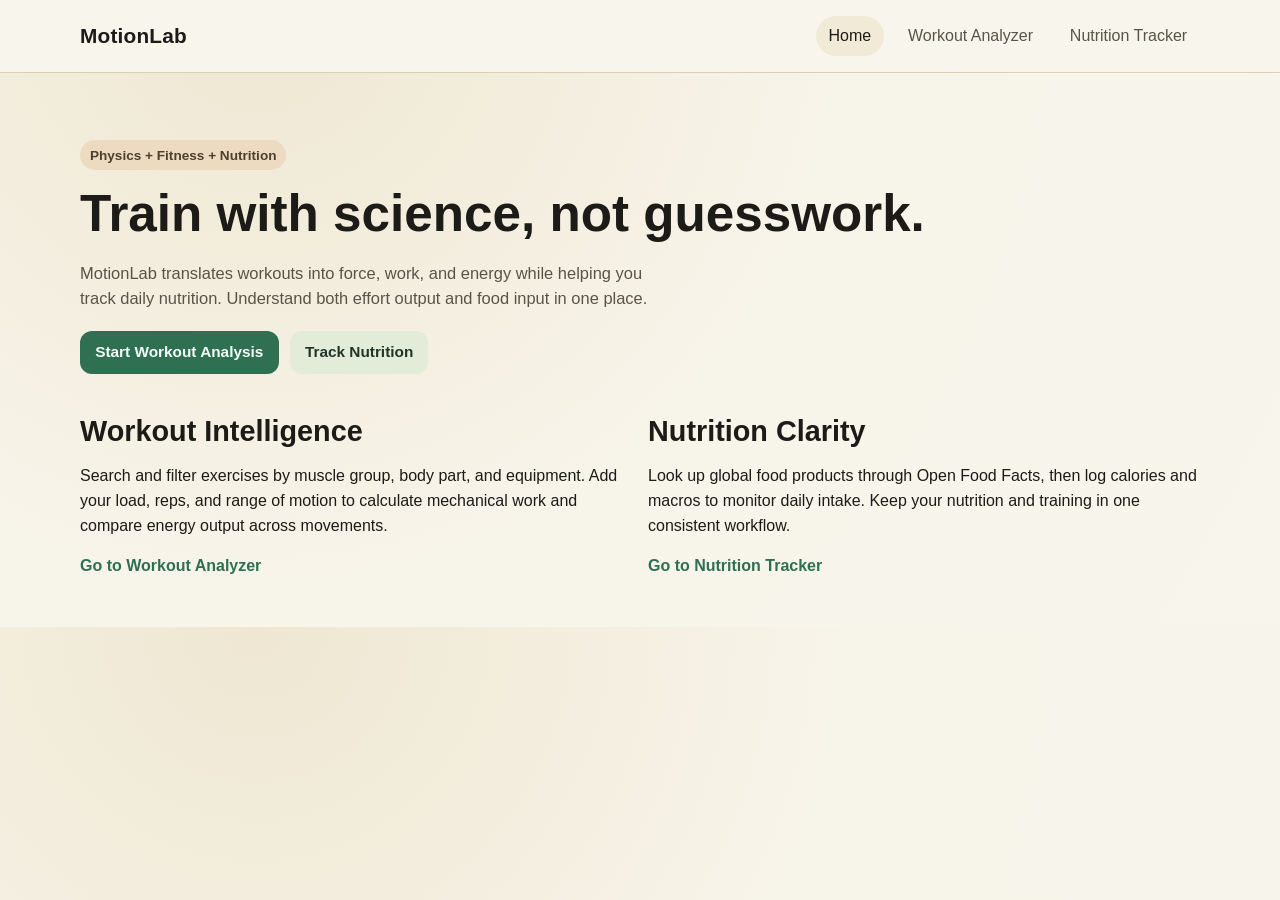
<file: index.HTML>
<!doctype html>
<html lang="en">
<head>
  <meta charset="UTF-8" />
  <meta name="viewport" content="width=device-width, initial-scale=1.0" />
  <title>MotionLab | Physics-Based Fitness and Nutrition</title>
  <link rel="stylesheet" href="assets/css/index.css" />
</head>
<body>
  <header class="site-header">
    <div class="container nav-wrap">
      <a class="brand" href="index.html">MotionLab</a>
      <nav class="nav-links">
        <a class="active" href="index.html">Home</a>
        <a href="pages/workout.html">Workout Analyzer</a>
        <a href="pages/nutrition.html">Nutrition Tracker</a>
      </nav>
    </div>
  </header>

  <main>
    <section class="hero">
      <div class="container hero-copy">
        <p class="eyebrow">Physics + Fitness + Nutrition</p>
        <h1>Train with science, not guesswork.</h1>
        <p class="lead">
          MotionLab translates workouts into force, work, and energy while helping you track daily nutrition.
          Understand both effort output and food input in one place.
        </p>
        <div class="hero-actions">
          <a class="btn btn-primary" href="pages/workout.html">Start Workout Analysis</a>
          <a class="btn btn-secondary" href="pages/nutrition.html">Track Nutrition</a>
        </div>
      </div>
    </section>

    <section class="section section-alt">
      <div class="container split">
        <div>
          <h2>Workout Intelligence</h2>
          <p>
            Search and filter exercises by muscle group, body part, and equipment. Add your load, reps, and range of
            motion to calculate mechanical work and compare energy output across movements.
          </p>
          <a class="text-link" href="pages/workout.html">Go to Workout Analyzer</a>
        </div>
        <div>
          <h2>Nutrition Clarity</h2>
          <p>
            Look up global food products through Open Food Facts, then log calories and macros to monitor daily intake.
            Keep your nutrition and training in one consistent workflow.
          </p>
          <a class="text-link" href="pages/nutrition.html">Go to Nutrition Tracker</a>
        </div>
      </div>
    </section>
  </main>
</body>
</html>
</file>
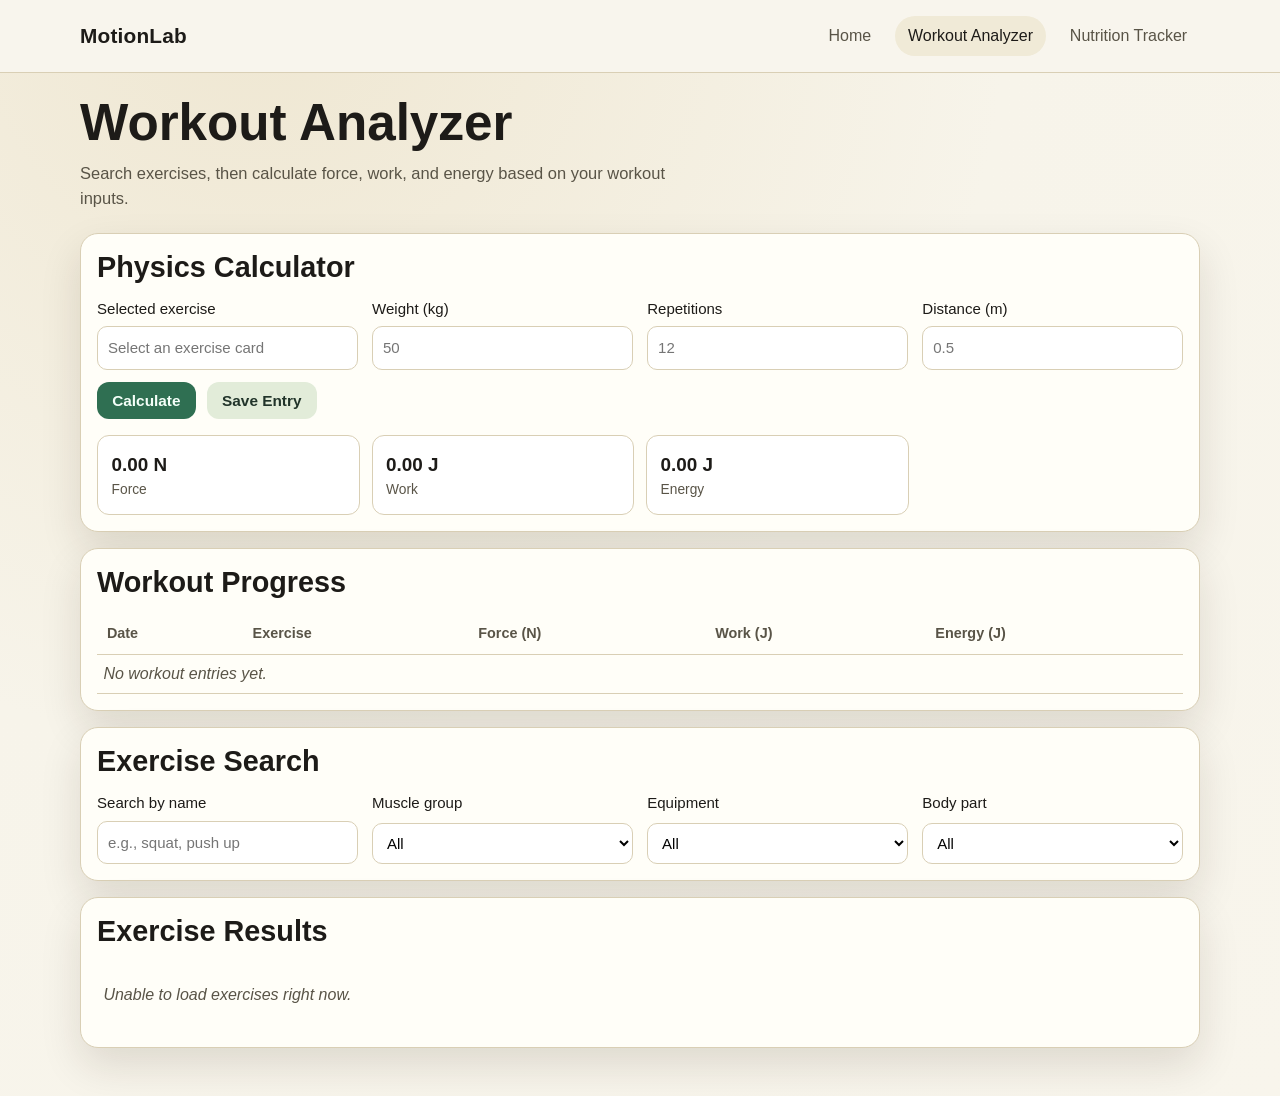
<file: pages/workout.html>
<!doctype html>
<html lang="en">
<head>
  <meta charset="UTF-8" />
  <meta name="viewport" content="width=device-width, initial-scale=1.0" />
  <title>Workout Analyzer | MotionLab</title>
  <link rel="stylesheet" href="../assets/css/workout.css" />
</head>
<body>
  <header class="site-header">
    <div class="container nav-wrap">
      <a class="brand" href="../index.html">MotionLab</a>
      <nav class="nav-links">
        <a href="../index.html">Home</a>
        <a class="active" href="workout.html">Workout Analyzer</a>
        <a href="nutrition.html">Nutrition Tracker</a>
      </nav>
    </div>
  </header>

  <main class="section">
    <div class="container">
      <h1>Workout Analyzer</h1>
      <p class="lead compact">Search exercises, then calculate force, work, and energy based on your workout inputs.</p>

      <section class="panel">
        <h2>Physics Calculator</h2>
        <div class="form-grid form-grid-4">
          <label>
            Selected exercise
            <input id="selected-exercise" type="text" placeholder="Select an exercise card" readonly />
          </label>
          <label>
            Weight (kg)
            <input id="weight-input" type="number" min="0" step="0.1" placeholder="50" />
          </label>
          <label>
            Repetitions
            <input id="reps-input" type="number" min="1" step="1" placeholder="12" />
          </label>
          <label>
            Distance (m)
            <input id="distance-input" type="number" min="0" step="0.01" placeholder="0.5" />
          </label>
        </div>
        <div class="hero-actions">
          <button id="calc-btn" class="btn btn-primary" type="button">Calculate</button>
          <button id="save-workout-btn" class="btn btn-secondary" type="button">Save Entry</button>
        </div>

        <div id="physics-results" class="stats-grid">
          <article class="stat">
            <div id="force-value" class="value">0.00 N</div>
            <div class="label">Force</div>
          </article>
          <article class="stat">
            <div id="work-value" class="value">0.00 J</div>
            <div class="label">Work</div>
          </article>
          <article class="stat">
            <div id="energy-value" class="value">0.00 J</div>
            <div class="label">Energy</div>
          </article>
        </div>
      </section>

      <section class="panel">
        <h2>Workout Progress</h2>
        <div class="table-wrap">
          <table>
            <thead>
              <tr>
                <th>Date</th>
                <th>Exercise</th>
                <th>Force (N)</th>
                <th>Work (J)</th>
                <th>Energy (J)</th>
              </tr>
            </thead>
            <tbody id="workout-log-body">
              <tr id="empty-log-row">
                <td colspan="5" class="empty">No workout entries yet.</td>
              </tr>
            </tbody>
          </table>
        </div>
      </section>

      <section class="panel">
        <h2>Exercise Search</h2>
        <div class="form-grid form-grid-4">
          <label>
            Search by name
            <input id="exercise-query" type="text" placeholder="e.g., squat, push up" />
          </label>
          <label>
            Muscle group
            <select id="muscle-filter">
              <option value="all">All</option>
              <option value="abdominals">Abdominals</option>
              <option value="arms">Arms</option>
              <option value="back">Back</option>
              <option value="biceps">Biceps</option>
              <option value="calves">Calves</option>
              <option value="chest">Chest</option>
              <option value="glutes">Glutes</option>
              <option value="hamstrings">Hamstrings</option>
              <option value="legs">Legs</option>
              <option value="quadriceps">Quadriceps</option>
              <option value="shoulders">Shoulders</option>
              <option value="triceps">Triceps</option>
            </select>
          </label>
          <label>
            Equipment
            <select id="equipment-filter">
              <option value="all">All</option>
              <option value="assisted">Assisted</option>
              <option value="barbell">Barbell</option>
              <option value="bodyweight">Bodyweight</option>
              <option value="cable">Cable</option>
              <option value="dumbbell">Dumbbell</option>
              <option value="ez bar">EZ Bar</option>
              <option value="kettlebell">Kettlebell</option>
              <option value="machine">Machine</option>
              <option value="smith machine">Smith Machine</option>
            </select>
          </label>
          <label>
            Body part
            <select id="bodypart-filter">
              <option value="all">All</option>
              <option value="arms">Arms</option>
              <option value="back">Back</option>
              <option value="cardio">Cardio</option>
              <option value="chest">Chest</option>
              <option value="legs">Legs</option>
              <option value="shoulders">Shoulders</option>
              <option value="torso">Torso</option>
            </select>
          </label>
        </div>
      </section>

      <section class="panel">
        <h2>Exercise Results</h2>
        <div id="exercise-results" class="cards-grid cards-2">
          <p id="exercise-loading" class="empty">Loading exercises...</p>
        </div>
        <p id="exercise-empty" class="empty" hidden>No exercises match your filters.</p>
      </section>
    </div>
  </main>

  <script type="module" src="../assets/js/workout.js"></script>
</body>
</html>
</file>
<file: assets/css/index.css>
* {
  box-sizing: border-box;
}

body {
  margin: 0;
  font-family: "Work Sans", sans-serif;
  color: #1d1b18;
  background: radial-gradient(circle at 20% 0%, #efe7d2 0%, #f7f4ea 50%, #f8f5ec 100%);
  line-height: 1.55;
}

h1,
h2,
h3 {
  font-family: "Space Grotesk", sans-serif;
  margin: 0 0 0.8rem;
  line-height: 1.2;
}

h1 {
  font-size: clamp(2rem, 4vw, 3.2rem);
}

h2 {
  font-size: clamp(1.3rem, 2.3vw, 1.8rem);
}

a {
  color: inherit;
  text-decoration: none;
}

.container {
  width: min(1120px, calc(100% - 2rem));
  margin: 0 auto;
}

.site-header {
  position: sticky;
  top: 0;
  z-index: 20;
  border-bottom: 1px solid #d9cfb5;
  backdrop-filter: blur(8px);
  background: color-mix(in srgb, #f7f4ea 88%, white);
}

.nav-wrap {
  display: flex;
  align-items: center;
  justify-content: space-between;
  gap: 1rem;
  min-height: 72px;
}

.brand {
  font-family: "Space Grotesk", sans-serif;
  font-weight: 700;
  font-size: 1.3rem;
  letter-spacing: 0.2px;
}

.nav-links {
  display: flex;
  flex-wrap: wrap;
  gap: 0.7rem;
}

.nav-links a {
  padding: 0.45rem 0.8rem;
  border-radius: 999px;
  color: #595447;
  font-weight: 500;
}

.nav-links a.active,
.nav-links a:hover {
  color: #1d1b18;
  background: #f0ead7;
}

.hero {
  padding: 4.2rem 0 2.5rem;
}

.hero-copy {
  max-width: 100vw;
}

.eyebrow {
  display: inline-flex;
  margin: 0 0 0.8rem;
  padding: 0.28rem 0.62rem;
  border-radius: 999px;
  background: #ecdbc0;
  font-weight: 600;
  font-size: 0.85rem;
  color: #4c3f2d;
}

.lead {
  color: #595447;
  max-width: 64ch;
  margin-bottom: 1.2rem;
  font-size: 1.03rem;
}

.section {
  padding: 1.2rem 0 3rem;
}

.section-alt {
  padding-top: 0;
}

.split {
  display: grid;
  grid-template-columns: repeat(2, minmax(0, 1fr));
  gap: 1rem;
}

.btn {
  border: 0;
  border-radius: 12px;
  padding: 0.58rem 0.95rem;
  font-weight: 600;
  font-family: inherit;
  font-size: 0.96rem;
  cursor: pointer;
  transition: transform 120ms ease, background 120ms ease;
}

.btn:hover {
  transform: translateY(-1px);
}

.btn-primary {
  color: #f4fff9;
  background: #2f6f52;
}

.btn-primary:hover {
  background: #1f5039;
}

.btn-secondary {
  color: #21342a;
  background: #e2ecd9;
}

.hero-actions {
  display: flex;
  flex-wrap: wrap;
  gap: 0.7rem;
  margin-top: 0.8rem;
}

.text-link {
  font-weight: 700;
  color: #2f6f52;
}

@media (max-width: 980px) {
  .split {
    grid-template-columns: 1fr;
  }

  .nav-wrap {
    min-height: auto;
    padding: 0.7rem 0;
  }
}
</file>
<file: assets/css/workout.css>
* {
  box-sizing: border-box;
}

body {
  margin: 0;
  font-family: "Work Sans", sans-serif;
  color: #1d1b18;
  background: radial-gradient(circle at 20% 0%, #efe7d2 0%, #f7f4ea 50%, #f8f5ec 100%);
  line-height: 1.55;
}

h1,
h2,
h3 {
  font-family: "Space Grotesk", sans-serif;
  margin: 0 0 0.8rem;
  line-height: 1.2;
}

h1 {
  font-size: clamp(2rem, 4vw, 3.2rem);
}

h2 {
  font-size: clamp(1.3rem, 2.3vw, 1.8rem);
}

a {
  color: inherit;
  text-decoration: none;
}

.container {
  width: min(1120px, calc(100% - 2rem));
  margin: 0 auto;
}

.site-header {
  position: sticky;
  top: 0;
  z-index: 20;
  border-bottom: 1px solid #d9cfb5;
  backdrop-filter: blur(8px);
  background: color-mix(in srgb, #f7f4ea 88%, white);
}

.nav-wrap {
  display: flex;
  align-items: center;
  justify-content: space-between;
  gap: 1rem;
  min-height: 72px;
}

.brand {
  font-family: "Space Grotesk", sans-serif;
  font-weight: 700;
  font-size: 1.3rem;
  letter-spacing: 0.2px;
}

.nav-links {
  display: flex;
  flex-wrap: wrap;
  gap: 0.7rem;
}

.nav-links a {
  padding: 0.45rem 0.8rem;
  border-radius: 999px;
  color: #595447;
  font-weight: 500;
}

.nav-links a.active,
.nav-links a:hover {
  color: #1d1b18;
  background: #f0ead7;
}

.hero {
  padding: 4.2rem 0 2.5rem;
}

.hero-grid {
  display: grid;
  gap: 1.5rem;
  grid-template-columns: 1.3fr 1fr;
}

.eyebrow {
  display: inline-flex;
  margin: 0 0 0.8rem;
  padding: 0.28rem 0.62rem;
  border-radius: 999px;
  background: #ecdbc0;
  font-weight: 600;
  font-size: 0.85rem;
  color: #4c3f2d;
}

.lead {
  color: #595447;
  max-width: 64ch;
  margin-bottom: 1.2rem;
  font-size: 1.03rem;
}

.lead.compact {
  margin-top: -0.35rem;
  margin-bottom: 1.3rem;
}

.hero-panel {
  background: linear-gradient(140deg, #273f35, #2f6f52);
  color: #e8f6ef;
  border-radius: 18px;
  padding: 1.35rem;
  box-shadow: 0 18px 42px rgba(38, 26, 8, 0.12);
}

.hero-panel ul {
  margin: 0;
  padding-left: 1rem;
}

.note {
  opacity: 0.84;
  font-size: 0.92rem;
  margin: 1rem 0 0;
}

.section {
  padding: 1.2rem 0 3rem;
}

.section-alt {
  padding-top: 0;
}

.panel {
  margin-top: 1rem;
  background: #fffef8;
  border: 1px solid #d9cfb5;
  border-radius: 18px;
  padding: 1rem;
  box-shadow: 0 18px 42px rgba(38, 26, 8, 0.12);
}

.split {
  display: grid;
  grid-template-columns: repeat(2, minmax(0, 1fr));
  gap: 1rem;
}

.cards-grid {
  display: grid;
  gap: 1rem;
}

.cards-2 {
  grid-template-columns: repeat(2, minmax(0, 1fr));
}

.cards-3 {
  grid-template-columns: repeat(3, minmax(0, 1fr));
}

.card {
  padding: 1rem;
  border: 1px solid #d9cfb5;
  border-radius: 14px;
  background: white;
}

.card h3 {
  margin-bottom: 0.35rem;
}

.card p {
  margin: 0;
  color: #595447;
}

.chips {
  display: flex;
  gap: 0.45rem;
  flex-wrap: wrap;
  margin: 0.6rem 0;
}

.chip {
  display: inline-flex;
  border-radius: 999px;
  padding: 0.2rem 0.55rem;
  background: #e7ecf1;
  font-size: 0.82rem;
  color: #24405a;
}

.btn {
  border: 0;
  border-radius: 12px;
  padding: 0.58rem 0.95rem;
  font-weight: 600;
  font-family: inherit;
  font-size: 0.96rem;
  cursor: pointer;
  transition: transform 120ms ease, background 120ms ease;
}

.btn:hover {
  transform: translateY(-1px);
}

.btn-primary {
  color: #f4fff9;
  background: #2f6f52;
}

.btn-primary:hover {
  background: #1f5039;
}

.btn-secondary {
  color: #21342a;
  background: #e2ecd9;
}

.hero-actions {
  display: flex;
  flex-wrap: wrap;
  gap: 0.7rem;
  margin-top: 0.8rem;
}

.text-link {
  font-weight: 700;
  color: #2f6f52;
}

.form-grid {
  display: grid;
  gap: 0.9rem;
}

.form-grid-4 {
  grid-template-columns: repeat(4, minmax(0, 1fr));
}

label {
  display: grid;
  gap: 0.38rem;
  font-weight: 500;
  font-size: 0.94rem;
}

input,
select {
  width: 100%;
  border: 1px solid #d9cfb5;
  border-radius: 10px;
  padding: 0.56rem 0.62rem;
  font: inherit;
  background: #fff;
}

input:focus,
select:focus {
  outline: 2px solid rgb(144, 191, 144);
  border-color: rgb(134, 185, 134);
}

.row-search {
  display: grid;
  grid-template-columns: 1fr auto;
  gap: 0.7rem;
}

.hint {
  margin-top: 0.7rem;
  color: #595447;
  font-size: 0.92rem;
}

.stats-grid {
  display: grid;
  margin-top: 1rem;
  grid-template-columns: repeat(4, minmax(0, 1fr));
  gap: 0.75rem;
}

.stat {
  padding: 0.85rem;
  border: 1px solid #d9cfb5;
  border-radius: 12px;
  background: #fff;
}

.stat .value {
  font-family: "Space Grotesk", sans-serif;
  font-size: 1.18rem;
  font-weight: 700;
}

.stat .label {
  font-size: 0.86rem;
  color: #595447;
}

.table-wrap {
  overflow-x: auto;
}

table {
  width: 100%;
  border-collapse: collapse;
}

th,
td {
  text-align: left;
  padding: 0.62rem;
  border-bottom: 1px solid #d9cfb5;
}

th {
  color: #595447;
  font-weight: 600;
  font-size: 0.9rem;
}

.empty {
  color: #595447;
  font-style: italic;
  padding: 0.4rem;
}

.exercise-card.is-hidden {
  display: none;
}

@media (max-width: 980px) {
  .hero-grid,
  .split,
  .cards-2,
  .cards-3,
  .form-grid-4,
  .stats-grid {
    grid-template-columns: 1fr;
  }

  .panel {
    padding: 0.9rem;
  }

  .nav-wrap {
    min-height: auto;
    padding: 0.7rem 0;
  }
}
</file>
